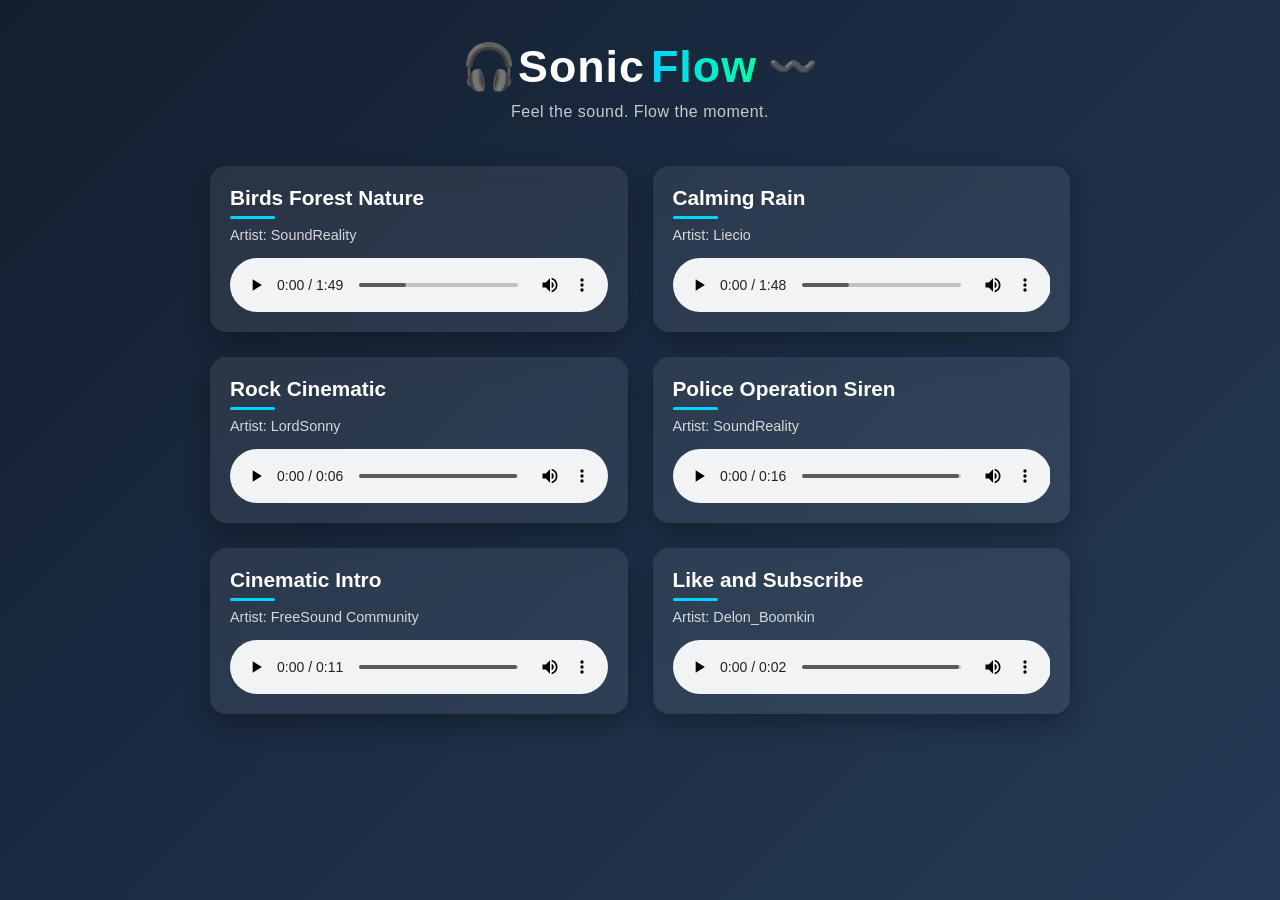
<file: index.html>
<!DOCTYPE html>
<html lang="en">
<head>
  <meta charset="UTF-8">
  <meta name="viewport" content="width=device-width, initial-scale=1.0">
  <title>SonicFlow</title>
  <link rel="stylesheet" href="style.css">
</head>

<body>

  <header>

    <div class="logo">
      <span class="sonic">🎧Sonic</span><span class="flow">Flow</span>
    </div>

    <h1>Feel the sound. Flow the moment.</h1>

  </header>

  <main class="container">

    <div class="card">
      <h2>Birds Forest Nature</h2>
      <p>Artist: SoundReality</p>
      <audio src="tunes/soundreality-birds-forest-nature-445379.mp3" loop controls></audio>
    </div>

    <div class="card">
      <h2>Calming Rain</h2>
      <p>Artist: Liecio</p>
      <audio src="tunes/liecio-calming-rain-257596.mp3" loop controls></audio>
    </div>

    <div class="card">
      <h2>Rock Cinematic</h2>
      <p>Artist: LordSonny</p>
      <audio src="tunes/lordsonny-rock-cinematic-161648.mp3" loop controls></audio>
    </div>

    <div class="card">
      <h2>Police Operation Siren</h2>
      <p>Artist: SoundReality</p>
      <audio src="tunes/soundreality-police-operation-siren-144229.mp3" loop controls></audio>
    </div>

    <div class="card">
      <h2>Cinematic Intro</h2>
      <p>Artist: FreeSound Community</p>
      <audio src="tunes/freesound_community-cinematic-intro-6097.mp3" loop controls></audio>
    </div>

    <div class="card">
      <h2>Like and Subscribe</h2>
      <p>Artist: Delon_Boomkin</p>
      <audio src="tunes/delon_boomkin-like-and-subscribe-438911.mp3" loop controls></audio>
    </div>

  </main>

</body>
</html>
</file>
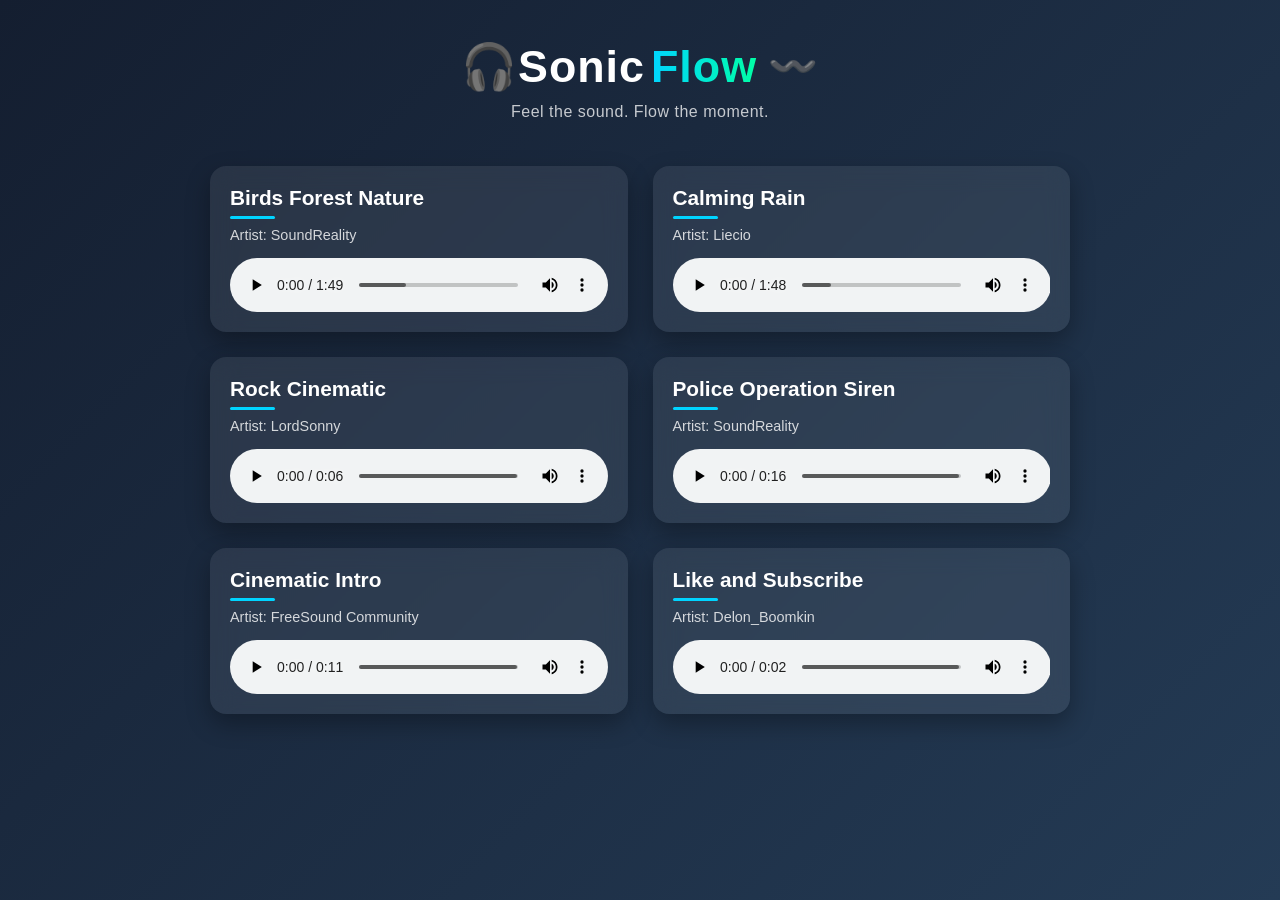
<file: SonicFlow.html>
<!DOCTYPE html>
<html lang="en">
<head>
  <meta charset="UTF-8">
  <meta name="viewport" content="width=device-width, initial-scale=1.0">
  <title>SonicFlow</title>
  <link rel="stylesheet" href="style.css">
</head>

<body>

  <header>

    <div class="logo">
      <span class="sonic">🎧Sonic</span><span class="flow">Flow</span>
    </div>

    <h1>Feel the sound. Flow the moment.</h1>

  </header>

  <main class="container">

    <div class="card">
      <h2>Birds Forest Nature</h2>
      <p>Artist: SoundReality</p>
      <audio src="tunes/soundreality-birds-forest-nature-445379.mp3" loop controls></audio>
    </div>

    <div class="card">
      <h2>Calming Rain</h2>
      <p>Artist: Liecio</p>
      <audio src="tunes/liecio-calming-rain-257596.mp3" loop controls></audio>
    </div>

    <div class="card">
      <h2>Rock Cinematic</h2>
      <p>Artist: LordSonny</p>
      <audio src="tunes/lordsonny-rock-cinematic-161648.mp3" loop controls></audio>
    </div>

    <div class="card">
      <h2>Police Operation Siren</h2>
      <p>Artist: SoundReality</p>
      <audio src="tunes/soundreality-police-operation-siren-144229.mp3" loop controls></audio>
    </div>

    <div class="card">
      <h2>Cinematic Intro</h2>
      <p>Artist: FreeSound Community</p>
      <audio src="tunes/freesound_community-cinematic-intro-6097.mp3" loop controls></audio>
    </div>

    <div class="card">
      <h2>Like and Subscribe</h2>
      <p>Artist: Delon_Boomkin</p>
      <audio src="tunes/delon_boomkin-like-and-subscribe-438911.mp3" loop controls></audio>
    </div>

  </main>

</body>
</html>
</file>
<file: style.css>
@charset "UTF-8";
* {
  box-sizing: border-box;
}

body {
  margin: 0;
  font-family: "Segoe UI", Tahoma, sans-serif;
  background: linear-gradient(135deg, #141e30, #243b55);
  color: #ffffff;
  min-height: 100vh;
  display: flex;
  flex-direction: column;
  align-items: center;
}

header {
  display: flex;
  flex-direction: column;
  align-items: center;
  text-align: center;
}

.logo {
  font-size: 2.8rem;
  font-weight: bold;
  margin: 40px 0 10px;
  letter-spacing: 1px;
  display: flex;
  align-items: center;
  gap: 6px;
  cursor: default;
}
.logo .sonic {
  color: #ffffff;
}
.logo .flow {
  background: linear-gradient(90deg, #00d4ff, #00ffa6, #00d4ff);
  background-size: 200% auto;
  background-clip: text; /* ✔️ padrão */
  -webkit-background-clip: text; /* ✔️ Chrome/Safari */
  -webkit-text-fill-color: transparent;
  animation: flowGlow 3s linear infinite;
}
.logo:hover {
  transform: scale(1.03);
  transition: 0.3s ease;
}

h1 {
  font-size: 1rem;
  font-weight: 400;
  margin: 0 0 25px;
  opacity: 0.75;
  letter-spacing: 0.5px;
}

@keyframes flowGlow {
  0% {
    background-position: 0% center;
  }
  100% {
    background-position: 200% center;
  }
}
.logo::after {
  content: "〰️";
  font-size: 2.5rem;
  margin-left: 5px;
  opacity: 0.8;
  animation: wave 1.5s infinite ease-in-out;
}

@keyframes wave {
  0%, 100% {
    transform: translateY(0);
  }
  50% {
    transform: translateY(-3px);
  }
}
.container {
  display: grid;
  grid-template-columns: repeat(auto-fit, minmax(280px, 1fr));
  gap: 25px;
  width: 100%;
  max-width: 900px;
  padding: 20px;
  align-items: stretch;
}

.card {
  background: rgba(255, 255, 255, 0.08);
  border-radius: 16px;
  padding: 20px;
  backdrop-filter: blur(12px);
  box-shadow: 0 10px 25px rgba(0, 0, 0, 0.3);
  display: flex;
  flex-direction: column;
  justify-content: space-between;
  height: 100%;
  transition: transform 0.3s ease, box-shadow 0.3s ease;
}
.card h2 {
  margin: 0;
  font-size: 1.3rem;
}
.card p {
  margin: 8px 0 15px;
  font-size: 0.9rem;
  opacity: 0.8;
}
.card audio {
  width: 100%;
  border-radius: 10px;
  margin-top: auto;
}
.card:hover {
  transform: translateY(-6px) scale(1.02);
  box-shadow: 0 18px 40px rgba(0, 0, 0, 0.5);
}

.card h2::after {
  content: "";
  display: block;
  width: 45px;
  height: 3px;
  background: #00d4ff;
  margin-top: 6px;
  border-radius: 2px;
}/*# sourceMappingURL=style.css.map */
</file>
